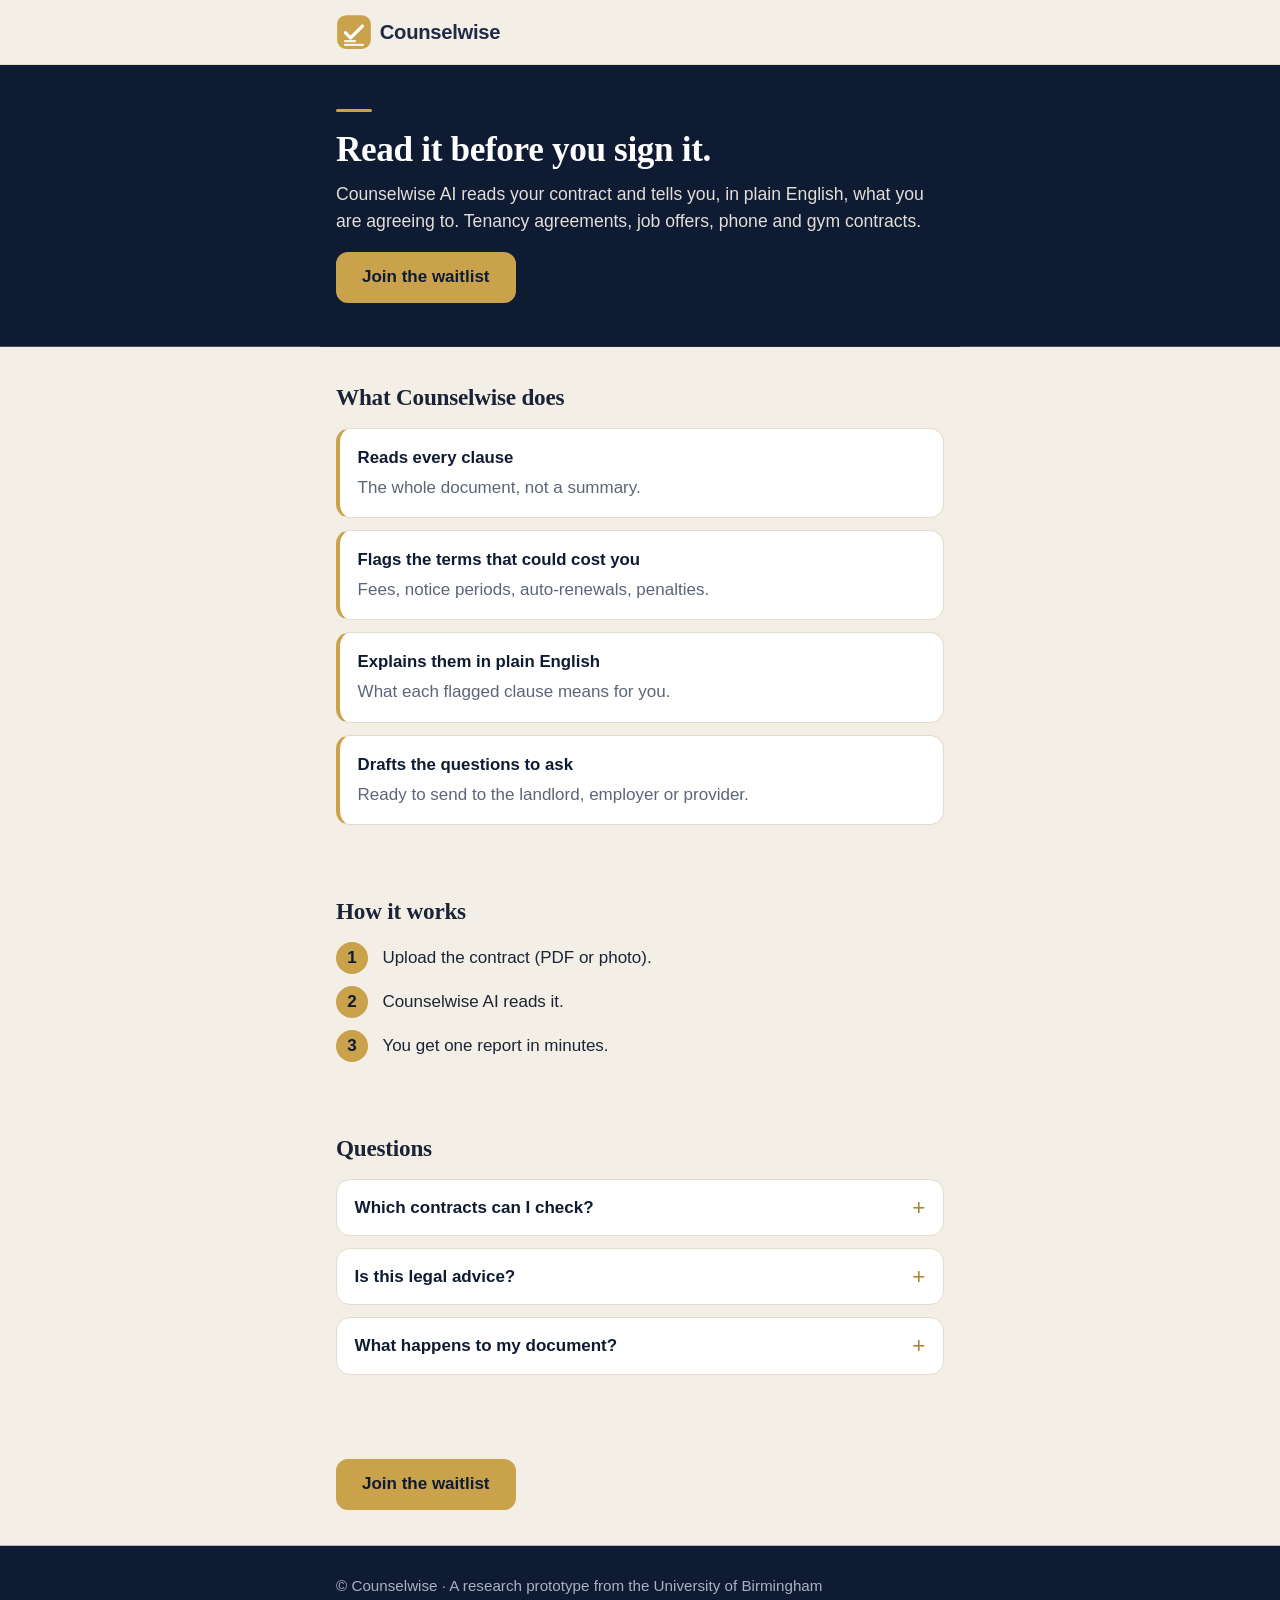
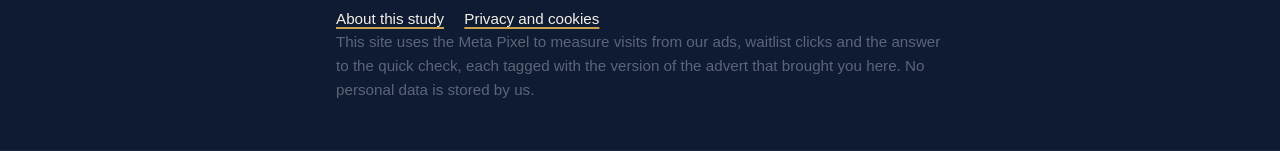
<file: index.html>
<!DOCTYPE html>
<html lang="en-GB">
<head>
  <meta charset="utf-8">
  <meta name="viewport" content="width=device-width, initial-scale=1">
  <title>Counselwise: read it before you sign it</title>
  <meta name="description" content="Counselwise AI reads your contract and tells you, in plain English, what you are agreeing to.">
  <meta name="robots" content="noindex">
  <link rel="icon" type="image/png" sizes="180x180" href="assets/favicon.png">
  <link rel="apple-touch-icon" href="assets/favicon.png">
  <link rel="stylesheet" href="styles.css">

  <!-- Meta Pixel Code -->
  <!-- Meta Pixel ID 1098451752944744 (Counselwise site), pasted 14 Oct 2026 -->
  <script>
  !function(f,b,e,v,n,t,s)
  {if(f.fbq)return;n=f.fbq=function(){n.callMethod?
  n.callMethod.apply(n,arguments):n.queue.push(arguments)};
  if(!f._fbq)f._fbq=n;n.push=n;n.loaded=!0;n.version='2.0';
  n.queue=[];t=b.createElement(e);t.async=!0;
  t.src=v;s=b.getElementsByTagName(e)[0];
  s.parentNode.insertBefore(t,s)}(window, document,'script',
  'https://connect.facebook.net/en_US/fbevents.js');
  fbq('init', '1098451752944744');
  </script>
  <noscript><img height="1" width="1" style="display:none" alt=""
  src="https://www.facebook.com/tr?id=1098451752944744&ev=PageView&noscript=1"></noscript>
  <!-- End Meta Pixel Code -->
</head>
<body>

  <header class="site-header">
    <div class="wrap">
      <a class="logo" href="./" aria-label="Counselwise home">
        <img src="assets/logo.svg" alt="Counselwise" width="200" height="40">
      </a>
    </div>
  </header>

  <main id="main">

    <section class="hero wrap" aria-labelledby="hero-title">
      <h1 id="hero-title">Read it before you sign it.</h1>
      <p class="lede">Counselwise AI reads your contract and tells you, in plain English, what you are agreeing to. Tenancy agreements, job offers, phone and gym contracts.</p>
      <button type="button" class="btn" data-waitlist>Join the waitlist</button>
    </section>

    <section class="wrap" aria-labelledby="what-title">
      <h2 id="what-title">What Counselwise does</h2>
      <ol class="cards">
        <li class="card">
          <h3>Reads every clause</h3>
          <p>The whole document, not a summary.</p>
        </li>
        <li class="card">
          <h3>Flags the terms that could cost you</h3>
          <p>Fees, notice periods, auto-renewals, penalties.</p>
        </li>
        <li class="card">
          <h3>Explains them in plain English</h3>
          <p>What each flagged clause means for you.</p>
        </li>
        <li class="card">
          <h3>Drafts the questions to ask</h3>
          <p>Ready to send to the landlord, employer or provider.</p>
        </li>
      </ol>
    </section>

    <section class="wrap" aria-labelledby="how-title">
      <h2 id="how-title">How it works</h2>
      <ol class="steps">
        <li><span>Upload the contract (PDF or photo).</span></li>
        <li><span>Counselwise AI reads it.</span></li>
        <li><span>You get one report in minutes.</span></li>
      </ol>
    </section>

    <section class="wrap faq" aria-labelledby="faq-title">
      <h2 id="faq-title">Questions</h2>

      <details>
        <summary>Which contracts can I check?</summary>
        <ul>
          <li>Tenancy agreements</li>
          <li>Employment contracts and job offers</li>
          <li>Freelance and service contracts</li>
          <li>Phone, broadband and gym contracts</li>
          <li>Consumer terms and conditions</li>
        </ul>
      </details>

      <details>
        <summary>Is this legal advice?</summary>
        <p>No. Counselwise is an information service. It does not replace a solicitor, and for anything with serious consequences you should take professional advice.</p>
      </details>

      <details>
        <summary>What happens to my document?</summary>
        <p>Nothing is stored. Counselwise is currently a research prototype; see <a href="debrief.html">About this study</a>.</p>
      </details>
    </section>

    <section class="wrap" aria-label="Join the waitlist">
      <button type="button" class="btn" data-waitlist>Join the waitlist</button>
    </section>

  </main>

  <footer class="site-footer">
    <div class="wrap">
      <p>&copy; Counselwise &middot; A research prototype from the University of Birmingham</p>
      <nav aria-label="Footer">
        <a href="debrief.html">About this study</a>
        <a href="privacy.html">Privacy and cookies</a>
      </nav>
      <p class="muted">This site uses the Meta Pixel to measure visits from our ads, waitlist clicks and the answer to the quick check, each tagged with the version of the advert that brought you here. No personal data is stored by us.</p>
    </div>
  </footer>

  <!-- Waitlist panel -->
  <div id="waitlist-panel" class="panel-backdrop" hidden>
    <div class="panel" role="dialog" aria-modal="true" aria-labelledby="panel-title" aria-describedby="panel-desc">
      <div class="panel-head">
        <h2 id="panel-title">Thank you</h2>
        <button type="button" class="panel-close" aria-label="Close">&times;</button>
      </div>
      <p id="panel-desc">Thank you. Counselwise is a research prototype and is not yet available; no email is needed. We record only that you clicked, your answer to the quick check below, and which version of the advert you saw.</p>

      <div id="panel-question">
        <p><strong>Quick check: how many AI assistants did the ad mention?</strong></p>
        <div class="btn-row">
          <button type="button" class="btn btn-secondary" data-answer="one">One</button>
          <button type="button" class="btn btn-secondary" data-answer="four">Four</button>
          <button type="button" class="btn btn-secondary" data-answer="dont_remember">I don't remember</button>
        </div>
      </div>

      <div id="panel-result" class="panel-result" hidden>
        <p>Thanks. You can read about the study below.</p>
        <a class="btn" href="debrief.html">About this study</a>
      </div>
    </div>
  </div>

  <script src="app.js"></script>
</body>
</html>
</file>
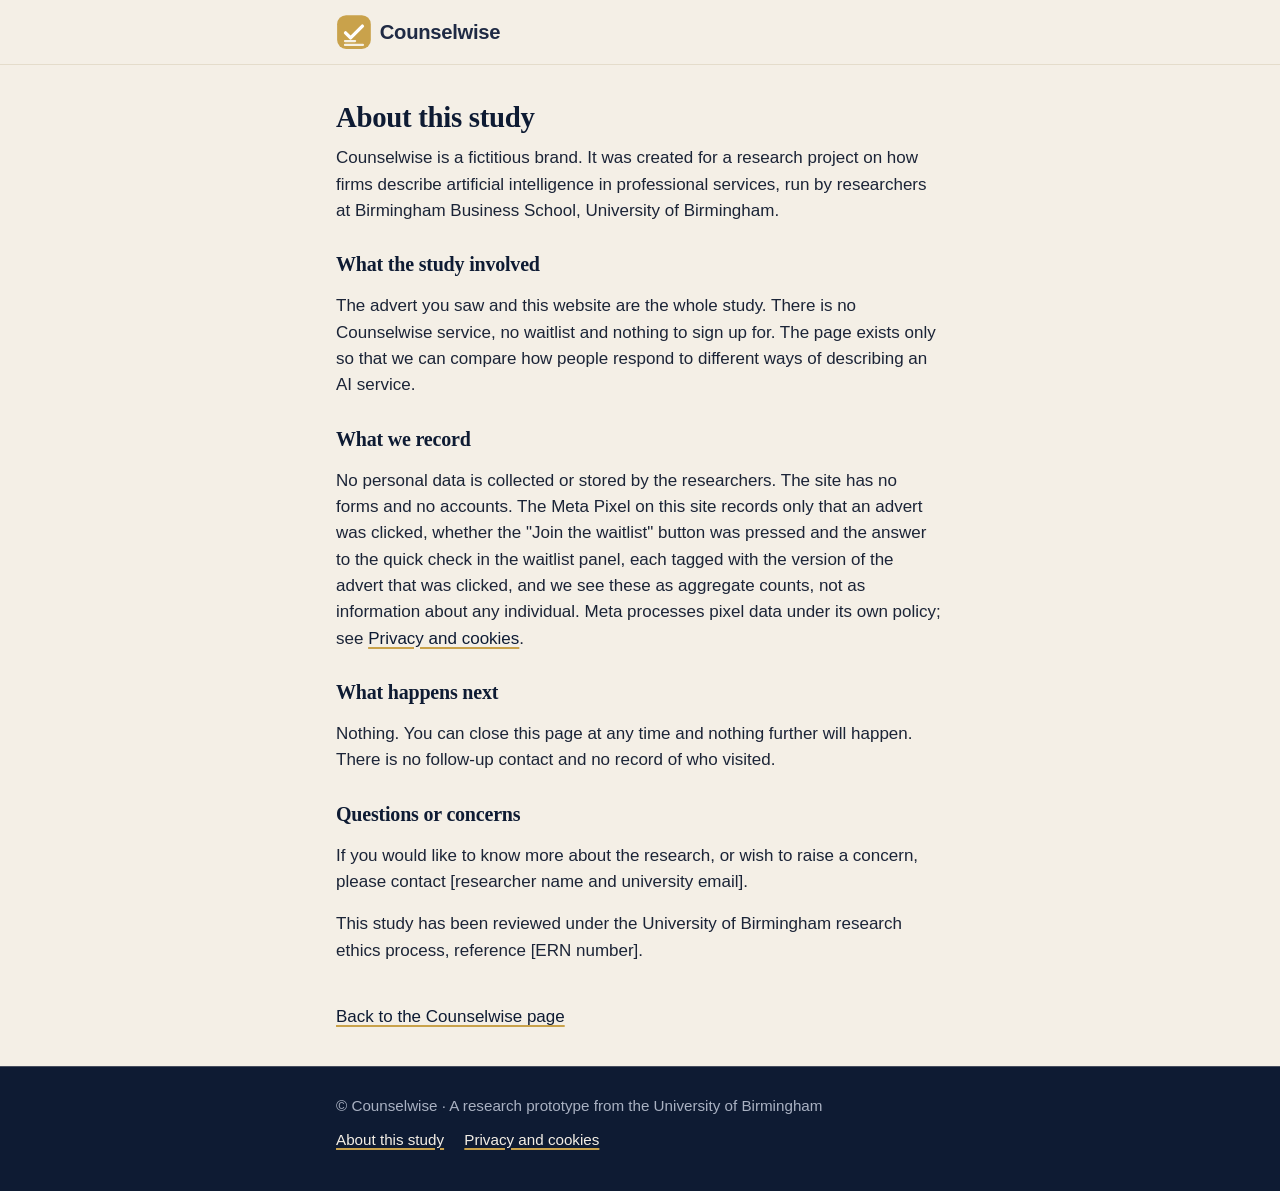
<file: debrief.html>
<!DOCTYPE html>
<html lang="en-GB">
<head>
  <meta charset="utf-8">
  <meta name="viewport" content="width=device-width, initial-scale=1">
  <title>About this study: Counselwise</title>
  <meta name="robots" content="noindex">
  <link rel="icon" type="image/png" sizes="180x180" href="assets/favicon.png">
  <link rel="stylesheet" href="styles.css">
</head>
<body>

  <header class="site-header">
    <div class="wrap">
      <a class="logo" href="./" aria-label="Counselwise home">
        <img src="assets/logo.svg" alt="Counselwise" width="200" height="40">
      </a>
    </div>
  </header>

  <main id="main">
    <article class="wrap page">
      <h1>About this study</h1>

      <p>Counselwise is a fictitious brand. It was created for a research project on how firms describe artificial intelligence in professional services, run by researchers at Birmingham Business School, University of Birmingham.</p>

      <h2>What the study involved</h2>
      <p>The advert you saw and this website are the whole study. There is no Counselwise service, no waitlist and nothing to sign up for. The page exists only so that we can compare how people respond to different ways of describing an AI service.</p>

      <h2>What we record</h2>
      <p>No personal data is collected or stored by the researchers. The site has no forms and no accounts. The Meta Pixel on this site records only that an advert was clicked, whether the "Join the waitlist" button was pressed and the answer to the quick check in the waitlist panel, each tagged with the version of the advert that was clicked, and we see these as aggregate counts, not as information about any individual. Meta processes pixel data under its own policy; see <a href="privacy.html">Privacy and cookies</a>.</p>

      <h2>What happens next</h2>
      <p>Nothing. You can close this page at any time and nothing further will happen. There is no follow-up contact and no record of who visited.</p>

      <h2>Questions or concerns</h2>
      <p>If you would like to know more about the research, or wish to raise a concern, please contact [researcher name and university email].</p>
      <p>This study has been reviewed under the University of Birmingham research ethics process, reference [ERN number].</p>

      <a class="back-link" href="./">Back to the Counselwise page</a>
    </article>
  </main>

  <footer class="site-footer">
    <div class="wrap">
      <p>&copy; Counselwise &middot; A research prototype from the University of Birmingham</p>
      <nav aria-label="Footer">
        <a href="debrief.html">About this study</a>
        <a href="privacy.html">Privacy and cookies</a>
      </nav>
    </div>
  </footer>

</body>
</html>
</file>
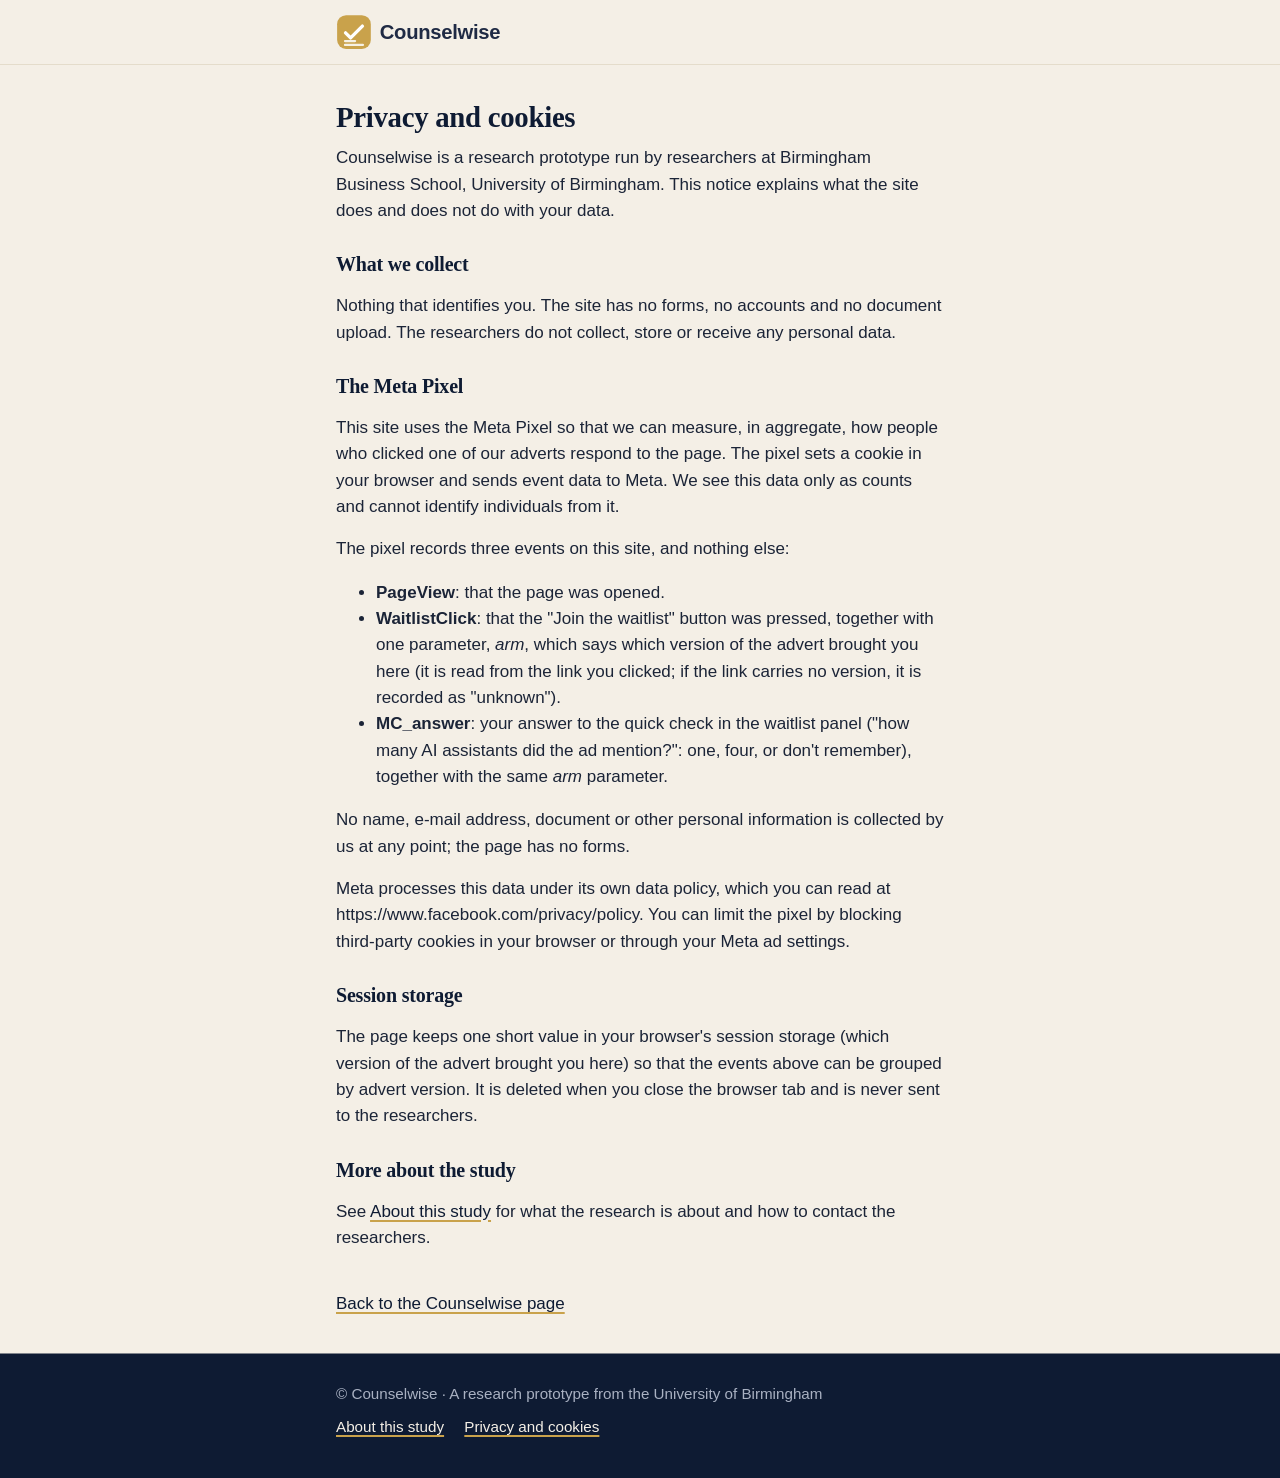
<file: privacy.html>
<!DOCTYPE html>
<html lang="en-GB">
<head>
  <meta charset="utf-8">
  <meta name="viewport" content="width=device-width, initial-scale=1">
  <title>Privacy and cookies: Counselwise</title>
  <meta name="robots" content="noindex">
  <link rel="icon" type="image/png" sizes="180x180" href="assets/favicon.png">
  <link rel="stylesheet" href="styles.css">
</head>
<body>

  <header class="site-header">
    <div class="wrap">
      <a class="logo" href="./" aria-label="Counselwise home">
        <img src="assets/logo.svg" alt="Counselwise" width="200" height="40">
      </a>
    </div>
  </header>

  <main id="main">
    <article class="wrap page">
      <h1>Privacy and cookies</h1>

      <p>Counselwise is a research prototype run by researchers at Birmingham Business School, University of Birmingham. This notice explains what the site does and does not do with your data.</p>

      <h2>What we collect</h2>
      <p>Nothing that identifies you. The site has no forms, no accounts and no document upload. The researchers do not collect, store or receive any personal data.</p>

      <h2>The Meta Pixel</h2>
      <p>This site uses the Meta Pixel so that we can measure, in aggregate, how people who clicked one of our adverts respond to the page. The pixel sets a cookie in your browser and sends event data to Meta. We see this data only as counts and cannot identify individuals from it.</p>
      <p>The pixel records three events on this site, and nothing else:</p>
      <ul>
        <li><strong>PageView</strong>: that the page was opened.</li>
        <li><strong>WaitlistClick</strong>: that the "Join the waitlist" button was pressed, together with one parameter, <em>arm</em>, which says which version of the advert brought you here (it is read from the link you clicked; if the link carries no version, it is recorded as "unknown").</li>
        <li><strong>MC_answer</strong>: your answer to the quick check in the waitlist panel ("how many AI assistants did the ad mention?": one, four, or don't remember), together with the same <em>arm</em> parameter.</li>
      </ul>
      <p>No name, e-mail address, document or other personal information is collected by us at any point; the page has no forms.</p>
      <p>Meta processes this data under its own data policy, which you can read at https://www.facebook.com/privacy/policy. You can limit the pixel by blocking third-party cookies in your browser or through your Meta ad settings.</p>

      <h2>Session storage</h2>
      <p>The page keeps one short value in your browser's session storage (which version of the advert brought you here) so that the events above can be grouped by advert version. It is deleted when you close the browser tab and is never sent to the researchers.</p>

      <h2>More about the study</h2>
      <p>See <a href="debrief.html">About this study</a> for what the research is about and how to contact the researchers.</p>

      <a class="back-link" href="./">Back to the Counselwise page</a>
    </article>
  </main>

  <footer class="site-footer">
    <div class="wrap">
      <p>&copy; Counselwise &middot; A research prototype from the University of Birmingham</p>
      <nav aria-label="Footer">
        <a href="debrief.html">About this study</a>
        <a href="privacy.html">Privacy and cookies</a>
      </nav>
    </div>
  </footer>

</body>
</html>
</file>
<file: styles.css>
/* Counselwise landing page — shared styles (v2, 8 Oct 2026: navy / cream / gold, matching the advert) */

:root {
  --navy: #0E1B33;
  --navy-2: #16264a;
  --cream: #F4EFE6;
  --cream-2: #FBF8F2;
  --gold: #C9A24B;
  --gold-dark: #A98636;
  --ink: #1B2437;
  --grey: #5C6578;
  --muted: #A9B1C2;
  --line: #E4DCCB;
  --card: #FFFFFF;
  --radius: 14px;
  --gutter: 16px;
  --serif: 'Charter', 'Iowan Old Style', Georgia, 'Times New Roman', serif;
  --sans: 'Avenir Next', 'Helvetica Neue', -apple-system, Arial, sans-serif;
}

*,
*::before,
*::after {
  box-sizing: border-box;
}

html {
  -webkit-text-size-adjust: 100%;
}

body {
  margin: 0;
  background: var(--cream);
  color: var(--ink);
  font-family: var(--sans);
  font-size: 17px;
  line-height: 1.55;
  overflow-x: hidden;
}

img,
svg {
  max-width: 100%;
  height: auto;
}

a {
  color: var(--navy);
  text-decoration-color: var(--gold);
  text-decoration-thickness: 2px;
  text-underline-offset: 3px;
}

a:hover {
  color: var(--gold-dark);
}

:focus-visible {
  outline: 3px solid var(--gold);
  outline-offset: 3px;
}

.wrap {
  max-width: 640px;
  margin: 0 auto;
  padding: 0 var(--gutter);
}

/* Header */

.site-header {
  background: var(--cream);
  border-bottom: 1px solid var(--line);
}

.site-header .wrap {
  display: flex;
  align-items: center;
  min-height: 64px;
}

.logo {
  display: inline-flex;
  align-items: center;
}

.logo img {
  height: 36px;
  width: auto;
  display: block;
}

/* Type */

h1,
h2 {
  font-family: var(--serif);
  font-weight: 700;
  letter-spacing: -0.01em;
}

h1 {
  font-size: 2.2rem;
  line-height: 1.12;
  margin: 0 0 0.75rem;
}

h2 {
  font-size: 1.45rem;
  line-height: 1.25;
  margin: 0 0 1rem;
}

h3 {
  font-size: 1.05rem;
  margin: 0 0 0.25rem;
}

p {
  margin: 0 0 1rem;
}

.lede {
  font-size: 1.1rem;
}

.muted {
  color: var(--grey);
}

/* Sections */

main > section.wrap,
main > article.wrap {
  padding-top: 2.25rem;
  padding-bottom: 2.25rem;
}

/* Hero: full-bleed navy band without changing the markup */

main > section.hero {
  position: relative;
  padding-top: 2.75rem;
  padding-bottom: 2.75rem;
  background: var(--navy);
  color: var(--cream);
  box-shadow: 0 0 0 100vmax var(--navy);
  clip-path: inset(0 -100vmax);
}

main > section.hero::before {
  content: "";
  display: block;
  width: 36px;
  height: 3px;
  background: var(--gold);
  border-radius: 2px;
  margin-bottom: 1.1rem;
}

main > section.hero h1 {
  color: #FFFFFF;
}

main > section.hero .lede {
  color: var(--cream);
  opacity: 0.92;
}

/* Buttons */

.btn {
  display: inline-flex;
  align-items: center;
  justify-content: center;
  min-height: 46px;
  padding: 0.65rem 1.5rem;
  border: 2px solid var(--gold);
  border-radius: 12px;
  background: var(--gold);
  color: var(--navy);
  font: inherit;
  font-weight: 700;
  text-decoration: none;
  cursor: pointer;
  transition: background-color 150ms ease, border-color 150ms ease, color 150ms ease;
}

.btn:hover {
  background: var(--gold-dark);
  border-color: var(--gold-dark);
  color: #FFFFFF;
}

.btn-secondary {
  background: transparent;
  border-color: var(--navy);
  color: var(--navy);
}

.btn-secondary:hover {
  background: var(--navy);
  border-color: var(--navy);
  color: var(--cream);
}

.btn-row {
  display: flex;
  flex-wrap: wrap;
  gap: 0.75rem;
}

/* Cards */

.cards {
  list-style: none;
  margin: 0;
  padding: 0;
  display: grid;
  gap: 0.75rem;
}

.card {
  background: var(--card);
  border: 1px solid var(--line);
  border-left: 4px solid var(--gold);
  border-radius: var(--radius);
  padding: 1rem 1.1rem;
}

.card h3 {
  color: var(--navy);
}

.card p {
  margin: 0;
  color: var(--grey);
}

/* Numbered steps */

.steps {
  margin: 0;
  padding: 0;
  list-style: none;
  counter-reset: step;
  display: grid;
  gap: 0.75rem;
}

.steps li {
  counter-increment: step;
  display: flex;
  gap: 0.9rem;
  align-items: flex-start;
}

.steps li::before {
  content: counter(step);
  flex: 0 0 auto;
  width: 32px;
  height: 32px;
  border-radius: 50%;
  background: var(--gold);
  color: var(--navy);
  font-weight: 700;
  display: inline-flex;
  align-items: center;
  justify-content: center;
}

.steps li span {
  padding-top: 0.2rem;
}

/* FAQ */

.faq details {
  background: var(--card);
  border: 1px solid var(--line);
  border-radius: var(--radius);
  padding: 0 1.1rem;
  margin-bottom: 0.75rem;
}

.faq summary {
  cursor: pointer;
  font-weight: 600;
  color: var(--navy);
  padding: 0.9rem 0;
  min-height: 44px;
  display: flex;
  align-items: center;
  justify-content: space-between;
  gap: 1rem;
}

.faq summary::after {
  content: "+";
  font-weight: 400;
  font-size: 1.4rem;
  color: var(--gold-dark);
  line-height: 1;
}

.faq details[open] summary::after {
  content: "\2013";
}

.faq details > *:not(summary) {
  padding-bottom: 1rem;
}

.faq ul {
  margin: 0;
  padding-left: 1.2rem;
}

/* Footer: navy band */

.site-footer {
  background: var(--navy);
  color: var(--muted);
  padding: 1.75rem 0 2.5rem;
  font-size: 0.95rem;
  box-shadow: 0 0 0 100vmax var(--navy);
  clip-path: inset(0 -100vmax);
}

.site-footer p {
  margin: 0 0 0.6rem;
}

.site-footer a {
  color: var(--cream);
  text-decoration-color: var(--gold);
}

.site-footer a:hover {
  color: var(--gold);
}

.site-footer nav a {
  margin-right: 1rem;
}

/* Waitlist panel (modal) */

.panel-backdrop {
  position: fixed;
  inset: 0;
  background: rgba(14, 27, 51, 0.62);
  display: none;
  align-items: flex-end;
  justify-content: center;
  padding: var(--gutter);
  z-index: 50;
}

.panel-backdrop.is-open {
  display: flex;
}

.panel {
  background: var(--cream-2);
  border-top: 4px solid var(--gold);
  border-radius: var(--radius);
  max-width: 480px;
  width: 100%;
  padding: 1.25rem 1.25rem 1.5rem;
  box-shadow: 0 12px 40px rgba(14, 27, 51, 0.3);
  animation: panel-in 200ms ease-out;
}

.panel h2 {
  font-size: 1.25rem;
  margin-right: 2.5rem;
  color: var(--navy);
}

.panel-head {
  display: flex;
  justify-content: space-between;
  align-items: flex-start;
  gap: 1rem;
}

.panel-close {
  flex: 0 0 auto;
  width: 44px;
  height: 44px;
  margin: -0.5rem -0.5rem 0 0;
  border: 0;
  border-radius: 50%;
  background: transparent;
  color: var(--navy);
  font-size: 1.6rem;
  line-height: 1;
  cursor: pointer;
}

.panel-close:hover {
  background: var(--cream);
}

.panel .btn-row .btn {
  flex: 1 1 auto;
}

.panel-result {
  margin-top: 1rem;
}

@media (min-width: 480px) {
  .panel-backdrop {
    align-items: center;
  }
}

@keyframes panel-in {
  from {
    opacity: 0;
    transform: translateY(12px);
  }
  to {
    opacity: 1;
    transform: translateY(0);
  }
}

/* Simple page (debrief, privacy) */

.page h1 {
  font-size: 1.8rem;
  color: var(--navy);
}

.page h2 {
  font-size: 1.25rem;
  margin-top: 1.75rem;
  color: var(--navy);
}

.back-link {
  display: inline-block;
  margin-top: 1.5rem;
}

@media (prefers-reduced-motion: reduce) {
  *,
  *::before,
  *::after {
    animation: none !important;
    transition: none !important;
  }
}
</file>
